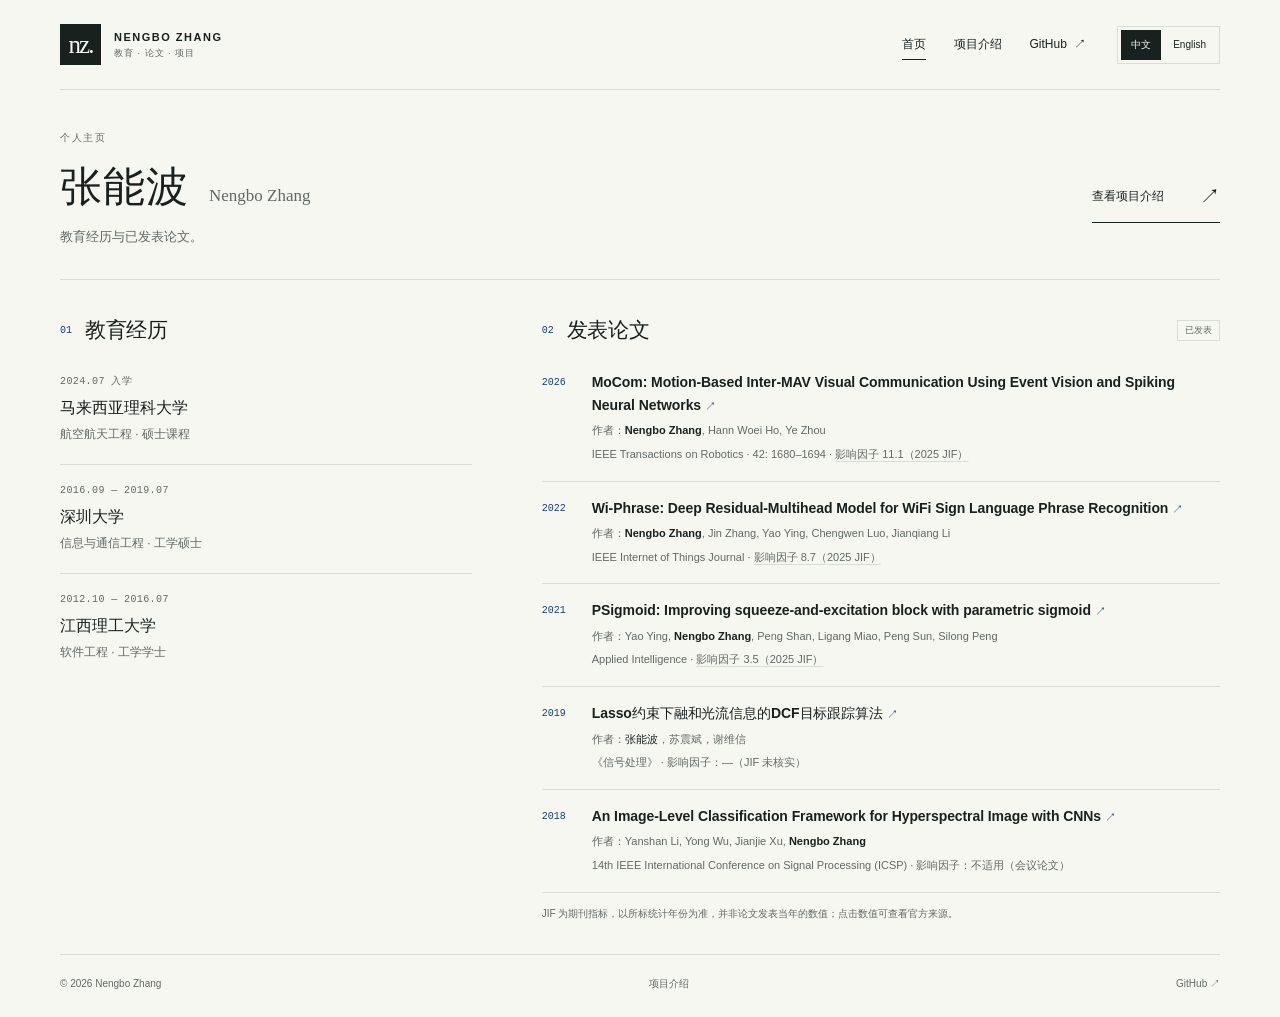
<file: index.html>
<!doctype html>
<html lang="zh-CN">
<head>
  <meta charset="utf-8">
  <meta name="viewport" content="width=device-width, initial-scale=1">
  <meta name="theme-color" content="#f7f7f2">
  <meta name="description" content="张能波的学术主页：教育经历、已发表论文与研究项目。">
  <link rel="canonical" href="https://zhangnengbo98.github.io/">
  <meta property="og:type" content="website">
  <meta property="og:url" content="https://zhangnengbo98.github.io/">
  <meta property="og:title" content="张能波 Nengbo Zhang — 学术主页">
  <meta property="og:description" content="教育经历、已发表论文与研究项目。">
  <meta property="og:locale" content="zh_CN">
  <title>张能波 Nengbo Zhang — 学术主页</title>
  <link rel="stylesheet" href="styles.css?v=20261002-authors-jif">
  <script src="script.js?v=20261002-authors-jif" defer></script>
</head>
<body data-page="home">
  <a class="skip-link" href="#main" data-i18n="skip">跳转到主要内容</a>
  <header class="site-header">
    <a class="brand" href="index.html" data-page-link aria-label="张能波，返回首页" data-i18n-aria="brandAria">
      <span class="brand-mark" aria-hidden="true">nz.</span>
      <span class="brand-name">NENGBO ZHANG<span data-i18n="brandSubtitle">教育 · 论文 · 项目</span></span>
    </a>
    <nav class="main-nav" aria-label="主要导航" data-i18n-aria="navigation">
      <a href="index.html" data-page-link aria-current="page" data-i18n="navHome">首页</a>
      <a href="projects.html" data-page-link data-i18n="navProjects">项目介绍</a>
      <a class="nav-github" href="https://github.com/zhangNengbo98" target="_blank" rel="noopener noreferrer">GitHub <span aria-hidden="true">↗</span></a>
    </nav>
    <div class="language-selector" role="group" aria-label="显示语言" data-i18n-aria="languageAria">
      <button type="button" data-language="zh" aria-pressed="true">中文</button>
      <button type="button" data-language="en" aria-pressed="false">English</button>
    </div>
  </header>

  <main id="main" class="home-main section-shell">
    <section class="profile-intro" id="top" aria-labelledby="profile-title">
      <div>
        <p class="eyebrow" data-i18n="homeEyebrow">个人主页</p>
        <div class="profile-name"><h1 id="profile-title" data-i18n="name">张能波</h1><span class="profile-name-alias" lang="en">Nengbo Zhang</span></div>
        <p class="profile-description" data-i18n="homeIntro">教育经历与已发表论文。</p>
      </div>
      <a class="profile-project-link" href="projects.html" data-page-link><span data-i18n="homeProjectLink">查看项目介绍</span><span aria-hidden="true">↗</span></a>
    </section>

    <div class="academic-layout">
      <section class="academic-section education-section" aria-labelledby="education-title">
        <div class="academic-heading"><span class="section-number" aria-hidden="true">01</span><h2 id="education-title" data-i18n="homeEducation">教育经历</h2></div>
        <ol class="education-list">
          <li><p class="education-date" data-i18n="educationUsmDate">2024.07 入学</p><h3 data-i18n="educationUsm">马来西亚理科大学</h3><p class="education-degree" data-i18n="educationUsmDegree">航空航天工程 · 硕士课程</p></li>
          <li><p class="education-date" data-i18n="educationShenzhenDate">2016.09 — 2019.07</p><h3 data-i18n="educationShenzhen">深圳大学</h3><p class="education-degree" data-i18n="educationShenzhenDegree">信息与通信工程 · 工学硕士</p></li>
          <li><p class="education-date" data-i18n="educationJiangxiDate">2012.10 — 2016.07</p><h3 data-i18n="educationJiangxi">江西理工大学</h3><p class="education-degree" data-i18n="educationJiangxiDegree">软件工程 · 工学学士</p></li>
        </ol>
      </section>

      <section class="academic-section publications-section" aria-labelledby="publications-title">
        <div class="academic-heading"><span class="section-number" aria-hidden="true">02</span><h2 id="publications-title" data-i18n="homePublications">发表论文</h2><span class="publication-label" data-i18n="pubLabel">已发表</span></div>
        <ol class="publication-list">
          <li><span class="publication-year">2026</span><div>
            <h3 lang="en"><a href="https://doi.org/10.1109/TRO.2026.3677077" target="_blank" rel="noopener noreferrer">MoCom: Motion-Based Inter-MAV Visual Communication Using Event Vision and Spiking Neural Networks <span class="paper-arrow" aria-hidden="true">↗</span></a></h3>
            <p class="publication-authors"><span data-i18n="pubAuthorsLabel">作者：</span><span lang="en"><strong>Nengbo Zhang</strong>, Hann Woei Ho, Ye Zhou</span></p>
            <p class="publication-venue"><span lang="en">IEEE Transactions on Robotics · 42: 1680–1694</span> · <a class="impact-link" href="https://open.ieee.org/wp-content/uploads/IEEE-Title-List-September-2026.pdf#page=3" target="_blank" rel="noopener noreferrer" data-i18n="pubTroImpact">影响因子 11.1（2025 JIF）</a></p>
          </div></li>
          <li><span class="publication-year">2022</span><div>
            <h3 lang="en"><a href="https://doi.org/10.1109/JIOT.2022.3164243" target="_blank" rel="noopener noreferrer">Wi-Phrase: Deep Residual-Multihead Model for WiFi Sign Language Phrase Recognition <span class="paper-arrow" aria-hidden="true">↗</span></a></h3>
            <p class="publication-authors"><span data-i18n="pubAuthorsLabel">作者：</span><span lang="en"><strong>Nengbo Zhang</strong>, Jin Zhang, Yao Ying, Chengwen Luo, Jianqiang Li</span></p>
            <p class="publication-venue"><span lang="en">IEEE Internet of Things Journal</span> · <a class="impact-link" href="https://open.ieee.org/wp-content/uploads/IEEE-Title-List-September-2026.pdf#page=1" target="_blank" rel="noopener noreferrer" data-i18n="pubIotImpact">影响因子 8.7（2025 JIF）</a></p>
          </div></li>
          <li><span class="publication-year">2021</span><div>
            <h3 lang="en"><a href="https://doi.org/10.1007/s10489-021-02247-z" target="_blank" rel="noopener noreferrer">PSigmoid: Improving squeeze-and-excitation block with parametric sigmoid <span class="paper-arrow" aria-hidden="true">↗</span></a></h3>
            <p class="publication-authors"><span data-i18n="pubAuthorsLabel">作者：</span><span lang="en">Yao Ying, <strong>Nengbo Zhang</strong>, Peng Shan, Ligang Miao, Peng Sun, Silong Peng</span></p>
            <p class="publication-venue"><span lang="en">Applied Intelligence</span> · <a class="impact-link" href="https://link.springer.com/journal/10489" target="_blank" rel="noopener noreferrer" data-i18n="pubAppliedImpact">影响因子 3.5（2025 JIF）</a></p>
          </div></li>
          <li><span class="publication-year">2019</span><div>
            <h3><a href="https://doi.org/10.16798/j.issn.1003-0530.2019.05.024" target="_blank" rel="noopener noreferrer"><span data-i18n="pubTrackingTitle">Lasso约束下融和光流信息的DCF目标跟踪算法</span> <span class="paper-arrow" aria-hidden="true">↗</span></a></h3>
            <p class="publication-authors"><span data-i18n="pubAuthorsLabel">作者：</span><strong data-i18n="pubTrackingAuthor">张能波</strong><span data-i18n="pubTrackingCoauthors">，苏震斌，谢维信</span></p>
            <p class="publication-venue"><span data-i18n="pubTrackingVenue">《信号处理》</span> · <span data-i18n="pubTrackingImpact">影响因子：—（JIF 未核实）</span></p>
          </div></li>
          <li><span class="publication-year">2018</span><div>
            <h3 lang="en"><a href="https://doi.org/10.1109/ICSP.2018.8652468" target="_blank" rel="noopener noreferrer">An Image-Level Classification Framework for Hyperspectral Image with CNNs <span class="paper-arrow" aria-hidden="true">↗</span></a></h3>
            <p class="publication-authors"><span data-i18n="pubAuthorsLabel">作者：</span><span lang="en">Yanshan Li, Yong Wu, Jianjie Xu, <strong>Nengbo Zhang</strong></span></p>
            <p class="publication-venue"><span lang="en">14th IEEE International Conference on Signal Processing (ICSP)</span> · <span data-i18n="pubConferenceImpact">影响因子：不适用（会议论文）</span></p>
          </div></li>
        </ol>
        <p class="publication-note" data-i18n="pubImpactNote">JIF 为期刊指标，以所标统计年份为准，并非论文发表当年的数值；点击数值可查看官方来源。</p>
      </section>
    </div>
  </main>

  <footer class="site-footer compact-footer section-shell">
    <div class="footer-bottom"><span>© <span id="copyright-year">2026</span> Nengbo Zhang</span><a href="projects.html" data-page-link data-i18n="navProjects">项目介绍</a><a href="https://github.com/zhangNengbo98" target="_blank" rel="noopener noreferrer">GitHub ↗</a></div>
  </footer>
</body>
</html>
</file>
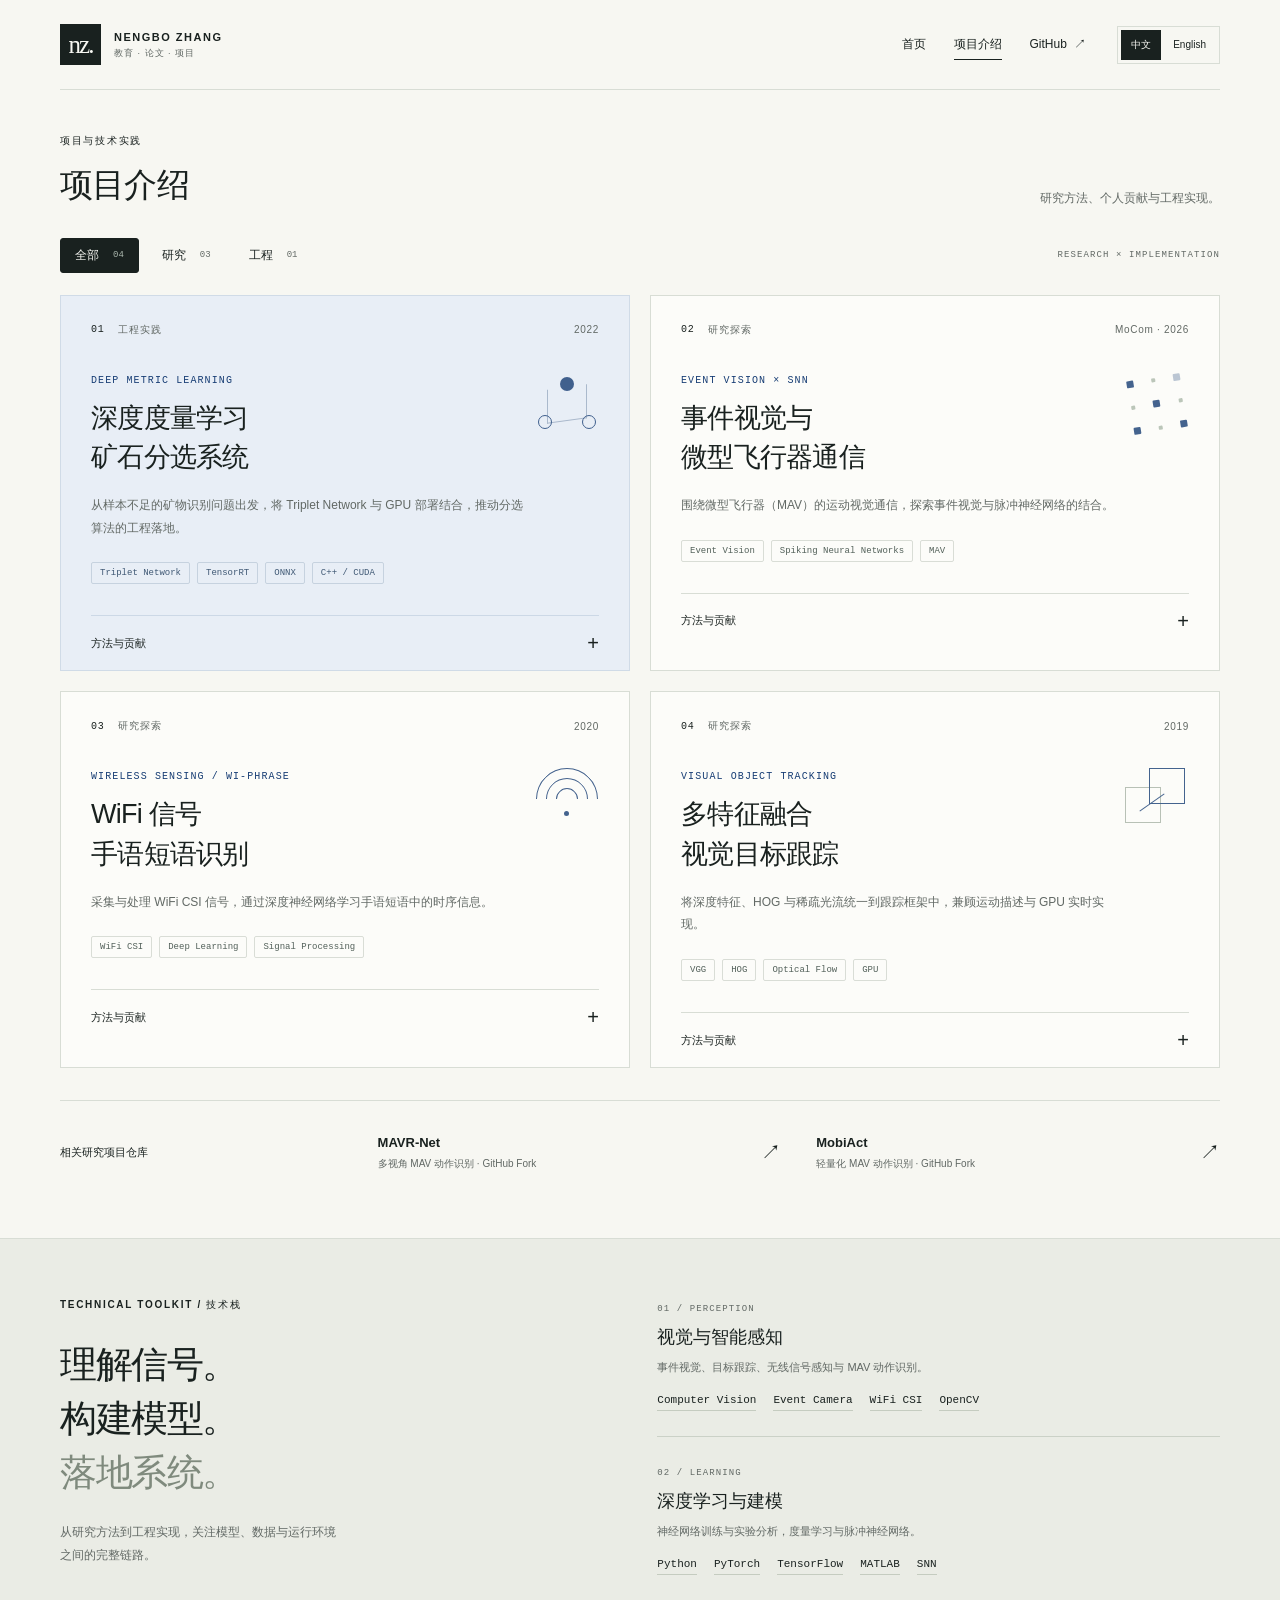
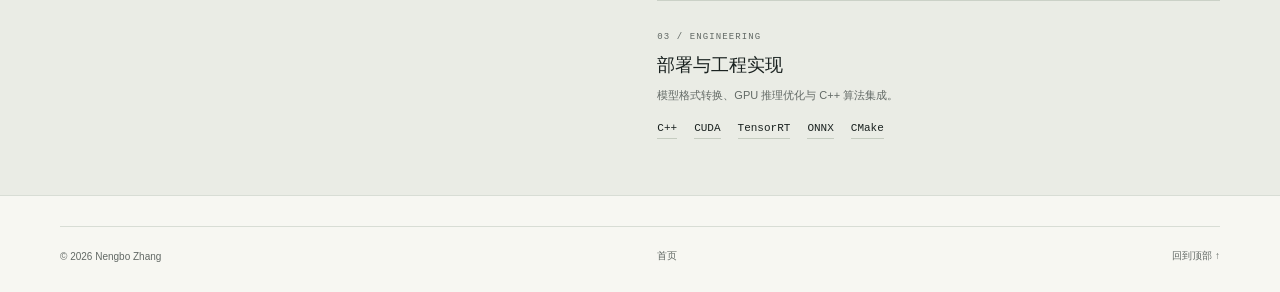
<file: projects.html>
<!doctype html>
<html lang="zh-CN">
<head>
  <meta charset="utf-8">
  <meta name="viewport" content="width=device-width, initial-scale=1">
  <meta name="theme-color" content="#f7f7f2">
  <meta name="description" content="张能波的项目介绍与技术实践：视觉跟踪、WiFi 感知、事件视觉、脉冲神经网络与 GPU 模型部署。">
  <link rel="canonical" href="https://zhangnengbo98.github.io/projects.html">
  <meta property="og:type" content="website">
  <meta property="og:url" content="https://zhangnengbo98.github.io/projects.html">
  <meta property="og:title" content="项目介绍 — 张能波 Nengbo Zhang">
  <meta property="og:description" content="研究项目、工程实践与技术栈。">
  <meta property="og:locale" content="zh_CN">
  <title>项目介绍 — 张能波 Nengbo Zhang</title>
  <link rel="stylesheet" href="styles.css?v=20261002-authors-jif">
  <script src="script.js?v=20261002-authors-jif" defer></script>
</head>
<body data-page="projects">
  <a class="skip-link" href="#main" data-i18n="skip">跳转到主要内容</a>
  <header class="site-header">
    <a class="brand" href="index.html" data-page-link aria-label="张能波，返回首页" data-i18n-aria="brandAria">
      <span class="brand-mark" aria-hidden="true">nz.</span>
      <span class="brand-name">NENGBO ZHANG<span data-i18n="brandSubtitle">教育 · 论文 · 项目</span></span>
    </a>
    <nav class="main-nav" aria-label="主要导航" data-i18n-aria="navigation">
      <a href="index.html" data-page-link data-i18n="navHome">首页</a>
      <a href="projects.html" data-page-link aria-current="page" data-i18n="navProjects">项目介绍</a>
      <a class="nav-github" href="https://github.com/zhangNengbo98" target="_blank" rel="noopener noreferrer">GitHub <span aria-hidden="true">↗</span></a>
    </nav>
    <div class="language-selector" role="group" aria-label="显示语言" data-i18n-aria="languageAria">
      <button type="button" data-language="zh" aria-pressed="true">中文</button>
      <button type="button" data-language="en" aria-pressed="false">English</button>
    </div>
  </header>

  <main id="main">
    <section class="projects section-shell" id="top" aria-labelledby="projects-title">
      <div class="section-heading">
        <div><p class="eyebrow" data-i18n="selectedWork">SELECTED WORK / 精选项目</p><h1 id="projects-title" data-i18n="projectsTitle">项目介绍</h1></div>
        <p class="section-intro" data-i18n="projectsIntro">聚焦算法方法、个人贡献与工程实践，呈现四个不同感知场景中的技术探索。</p>
      </div>
      <div class="project-toolbar">
        <div class="filters" role="group" aria-label="按项目类型筛选" data-i18n-aria="filterAria">
          <button type="button" class="filter active" data-filter="all" aria-pressed="true"><span data-i18n="filterAll">全部</span><small>04</small></button>
          <button type="button" class="filter" data-filter="research" aria-pressed="false"><span data-i18n="filterResearch">研究</span><small>03</small></button>
          <button type="button" class="filter" data-filter="engineering" aria-pressed="false"><span data-i18n="filterEngineering">工程</span><small>01</small></button>
        </div>
        <span class="toolbar-note" data-i18n="workNote">RESEARCH × IMPLEMENTATION</span>
      </div>
      <p class="visually-hidden" id="filter-status" role="status" aria-live="polite"></p>
      <h2 class="visually-hidden" data-i18n="selectedWork">项目与技术实践</h2>
      <div class="project-grid">
        <article class="project-card project-featured" data-category="engineering">
          <div class="project-meta"><span><span class="project-number">01</span><span data-i18n="engineeringLabel">工程实践</span></span><time>2022</time></div>
          <div class="project-symbol metric-symbol" aria-hidden="true"><i></i><i></i><i></i><span></span></div>
          <p class="project-kicker">DEEP METRIC LEARNING</p>
          <h3 data-i18n="oreTitle">深度度量学习<br>矿石分选系统</h3>
          <p class="project-description" data-i18n="oreDescription">从样本不足的矿物识别问题出发，将 Triplet Network 与 GPU 部署结合，推动分选算法的工程落地。</p>
          <ul class="tags" aria-label="项目技术" data-i18n-aria="projectTags"><li>Triplet Network</li><li>TensorRT</li><li>ONNX</li><li>C++ / CUDA</li></ul>
          <details class="project-details"><summary><span data-i18n="methodContribution">方法与贡献</span><span class="detail-plus" aria-hidden="true">+</span></summary><div class="detail-content"><p data-i18n="oreDetail1">负责分选框架搭建与更新，针对业务需求选择合适的深度学习方法。</p><p data-i18n="oreDetail2">使用 Triplet Network 应对特殊矿物样本不足；进行 PyTorch 模型格式转换、TensorRT 部署及 NVIDIA 硬件优化。</p><p data-i18n="oreDetail3">替换原有 Caffe 模型，维护 GPU 服务器，并持续迭代分选模块。</p></div></details>
        </article>
        <article class="project-card" data-category="research">
          <div class="project-meta"><span><span class="project-number">02</span><span data-i18n="researchLabel">研究探索</span></span><span>MoCom · 2026</span></div>
          <div class="project-symbol event-symbol" aria-hidden="true"><i></i><i></i><i></i><i></i><i></i><i></i><i></i><i></i><i></i></div>
          <p class="project-kicker">EVENT VISION × SNN</p>
          <h3 data-i18n="mocomTitle">事件视觉与<br>微型飞行器通信</h3>
          <p class="project-description" data-i18n="mocomDescription">围绕微型飞行器（MAV）的运动视觉通信，探索事件视觉与脉冲神经网络的结合。</p>
          <ul class="tags" aria-label="项目技术" data-i18n-aria="projectTags"><li>Event Vision</li><li>Spiking Neural Networks</li><li>MAV</li></ul>
          <details class="project-details"><summary><span data-i18n="methodContribution">方法与贡献</span><span class="detail-plus" aria-hidden="true">+</span></summary><div class="detail-content"><p data-i18n="mocomDetail1">MoCom 的研究主题为基于运动的微型飞行器间视觉通信。</p><p data-i18n="mocomDetail2">技术路径结合事件视觉与脉冲神经网络，关联研究兴趣包括 MAV 动作识别与事件视觉目标跟踪。</p><p><a href="https://doi.org/10.1109/TRO.2026.3677077" target="_blank" rel="noopener noreferrer"><span data-i18n="mocomPublication">论文发表于 IEEE Transactions on Robotics（2026），42: 1680–1694</span> <span aria-hidden="true">↗</span></a></p></div></details>
        </article>
        <article class="project-card" data-category="research">
          <div class="project-meta"><span><span class="project-number">03</span><span data-i18n="researchLabel">研究探索</span></span><time>2020</time></div>
          <div class="project-symbol wifi-symbol" aria-hidden="true"><i></i><i></i><i></i><span></span></div>
          <p class="project-kicker">WIRELESS SENSING / WI-PHRASE</p>
          <h3 data-i18n="wifiTitle">WiFi 信号<br>手语短语识别</h3>
          <p class="project-description" data-i18n="wifiDescription">采集与处理 WiFi CSI 信号，通过深度神经网络学习手语短语中的时序信息。</p>
          <ul class="tags" aria-label="项目技术" data-i18n-aria="projectTags"><li>WiFi CSI</li><li>Deep Learning</li><li>Signal Processing</li></ul>
          <details class="project-details"><summary><span data-i18n="methodContribution">方法与贡献</span><span class="detail-plus" aria-hidden="true">+</span></summary><div class="detail-content"><p data-i18n="wifiDetail1">参与 CSI 数据采集与预处理、神经网络训练调优、实验分析及论文写作。</p><p data-i18n="wifiDetail2">相关成果 Wi-Phrase: Deep Residual-Multihead Model for WiFi Sign Language Phrase Recognition 发表于 IEEE Internet of Things Journal（2022）。</p></div></details>
        </article>
        <article class="project-card" data-category="research">
          <div class="project-meta"><span><span class="project-number">04</span><span data-i18n="researchLabel">研究探索</span></span><time>2019</time></div>
          <div class="project-symbol tracking-symbol" aria-hidden="true"><i></i><i></i><span></span></div>
          <p class="project-kicker">VISUAL OBJECT TRACKING</p>
          <h3 data-i18n="trackingTitle">多特征融合<br>视觉目标跟踪</h3>
          <p class="project-description" data-i18n="trackingDescription">将深度特征、HOG 与稀疏光流统一到跟踪框架中，兼顾运动描述与 GPU 实时实现。</p>
          <ul class="tags" aria-label="项目技术" data-i18n-aria="projectTags"><li>VGG</li><li>HOG</li><li>Optical Flow</li><li>GPU</li></ul>
          <details class="project-details"><summary><span data-i18n="methodContribution">方法与贡献</span><span class="detail-plus" aria-hidden="true">+</span></summary><div class="detail-content"><p data-i18n="trackingDetail1">引入稀疏光流作为目标特征描述，融合 VGG 网络特征、HOG 特征与运动信息。</p><p data-i18n="trackingDetail2">优化特征组合与 GPU 跟踪实现；相关研究发表于《信号处理》（2019）。</p></div></details>
        </article>
      </div>
      <div class="code-links">
        <p data-i18n="relatedCode">相关研究项目仓库</p>
        <a href="https://github.com/zhangNengbo98/MAVR-Net" target="_blank" rel="noopener noreferrer"><span><strong>MAVR-Net</strong><small data-i18n="mavrNote">多视角 MAV 动作识别 · GitHub Fork</small></span><span aria-hidden="true">↗</span></a>
        <a href="https://github.com/zhangNengbo98/MobiAct" target="_blank" rel="noopener noreferrer"><span><strong>MobiAct</strong><small data-i18n="mobiactNote">轻量化 MAV 动作识别 · GitHub Fork</small></span><span aria-hidden="true">↗</span></a>
      </div>
    </section>

    <section class="technology" id="technology" aria-labelledby="technology-title">
      <div class="section-shell technology-inner">
        <div class="technology-heading"><p class="eyebrow" data-i18n="toolkitLabel">TECHNICAL TOOLKIT / 技术栈</p><h2 id="technology-title"><span data-i18n="techLine1">理解信号。</span><span data-i18n="techLine2">构建模型。</span><span class="muted-title" data-i18n="techLine3">落地系统。</span></h2><p data-i18n="techIntro">从研究方法到工程实现，关注模型、数据与运行环境之间的完整链路。</p></div>
        <div class="skill-rows">
          <div class="skill-row"><span class="skill-index">01 / PERCEPTION</span><h3 data-i18n="skillPerception">视觉与智能感知</h3><p data-i18n="perceptionDescription">事件视觉、目标跟踪、无线信号感知与 MAV 动作识别。</p><ul class="skill-tags"><li>Computer Vision</li><li>Event Camera</li><li>WiFi CSI</li><li>OpenCV</li></ul></div>
          <div class="skill-row"><span class="skill-index">02 / LEARNING</span><h3 data-i18n="skillLearning">深度学习与建模</h3><p data-i18n="learningDescription">神经网络训练与实验分析，度量学习与脉冲神经网络。</p><ul class="skill-tags"><li>Python</li><li>PyTorch</li><li>TensorFlow</li><li>MATLAB</li><li>SNN</li></ul></div>
          <div class="skill-row"><span class="skill-index">03 / ENGINEERING</span><h3 data-i18n="skillEngineering">部署与工程实现</h3><p data-i18n="engineeringDescription">模型格式转换、GPU 推理优化与 C++ 算法集成。</p><ul class="skill-tags"><li>C++</li><li>CUDA</li><li>TensorRT</li><li>ONNX</li><li>CMake</li></ul></div>
        </div>
      </div>
    </section>
  </main>

  <footer class="site-footer compact-footer section-shell">
    <div class="footer-bottom"><span>© <span id="copyright-year">2026</span> Nengbo Zhang</span><a href="index.html" data-page-link data-i18n="navHome">首页</a><a href="#top" data-i18n="backToTop">回到顶部 ↑</a></div>
  </footer>
</body>
</html>
</file>
<file: styles.css>
:root{--paper:#f7f7f2;--white:#fff;--ink:#19211f;--muted:#626965;--line:#d8ddd5;--accent:#173d74;--light-blue:#e8eef6;--radius:3px;--page-width:1160px;font-family:"Segoe UI","Microsoft YaHei","PingFang SC",Arial,sans-serif;color:var(--ink);background:var(--paper);font-synthesis:none}
*{box-sizing:border-box}
html{scroll-behavior:smooth;scroll-padding-top:30px}
body{margin:0}
a{color:inherit;text-decoration:none}
button{font:inherit;color:inherit;cursor:pointer}
button,a,summary{-webkit-tap-highlight-color:transparent}
button:focus-visible,a:focus-visible,summary:focus-visible{outline:3px solid #386dc0;outline-offset:5px}
h1,h2,h3,p{margin:0}
ul,ol{padding:0;margin:0;list-style:none}
[hidden]{display:none!important}
::selection{background:#d3e1f4}
.section-shell{width:min(var(--page-width),calc(100% - 96px));margin-inline:auto}
.eyebrow{font-size:10px;line-height:1.6;font-weight:650;letter-spacing:1.7px}
.visually-hidden{position:absolute;width:1px;height:1px;padding:0;overflow:hidden;clip:rect(0,0,0,0);white-space:nowrap;border:0}
.skip-link{position:fixed;top:-100px;left:20px;padding:15px;background:var(--accent);color:white;z-index:100}
.skip-link:focus{top:20px}
.site-header{min-height:90px;width:min(var(--page-width),calc(100% - 96px));margin:auto;display:flex;align-items:center;gap:31px;border-bottom:1px solid var(--line)}
.brand{display:flex;align-items:center;gap:13px;margin-right:auto}
.brand-mark{display:grid;place-items:center;width:41px;height:41px;background:var(--ink);color:var(--paper);font-size:25px;letter-spacing:-2px;font-family:Georgia,serif}
.brand-name{font-size:11px;font-weight:700;letter-spacing:1.5px;line-height:1.7}
.brand-name>span{display:block;font-size:9px;font-weight:400;letter-spacing:1px;color:var(--muted)}
.main-nav{display:flex;align-items:center;gap:28px;font-size:12px}
.main-nav>a{padding:10px 0;position:relative;white-space:nowrap}
.main-nav>a:after{content:"";position:absolute;bottom:3px;left:0;right:0;height:1px;background:var(--ink);transform:scaleX(0);transform-origin:left;transition:transform .2s}
.main-nav>a:hover:after,.main-nav>a[aria-current="page"]:after{transform:scaleX(1)}
.main-nav>a[aria-current="page"]{font-weight:650}
.nav-github>span{margin-left:4px}
.language-selector{display:flex;gap:2px;border:1px solid var(--line);padding:3px;flex-shrink:0}
.language-selector button{border:0;background:transparent;padding:7px 10px;font-size:10px;line-height:1.2;min-height:30px}
.language-selector button[aria-pressed="true"]{background:var(--ink);color:var(--paper)}
.language-selector button[aria-pressed="false"]:hover{background:#e7eae3}
.profile-intro{display:flex;align-items:center;justify-content:space-between;gap:25px;padding:40px 0 31px;border-bottom:1px solid var(--line)}
.profile-intro .eyebrow{color:var(--muted)}
.profile-name{display:flex;align-items:baseline;gap:20px;margin-top:13px}
.profile-name h1{font-size:42px;font-weight:500;line-height:1.35;letter-spacing:1px}
.profile-name-alias{font-size:17px;color:var(--muted);font-family:Georgia,"Times New Roman",serif}
.profile-description{font-size:13px;color:var(--muted);line-height:1.75;margin-top:10px}
.profile-project-link{display:flex;align-items:center;gap:36px;font-size:12px;border-bottom:1px solid var(--ink);padding:12px 0;margin-top:16px}
.profile-project-link>span:last-child{font-size:20px}
.profile-project-link:hover{color:var(--accent);border-color:var(--accent)}
.academic-layout{display:grid;grid-template-columns:.85fr 1.4fr;gap:70px;padding:33px 0 31px}
.academic-heading{display:flex;gap:13px;align-items:center;min-height:34px;margin-bottom:9px}
.section-number{color:var(--accent);font:10px Consolas,monospace}
.academic-heading h2{font-size:21px;font-weight:550;letter-spacing:-.3px;line-height:1.45}
.publication-label{font-size:9px;color:var(--muted);border:1px solid var(--line);padding:3px 7px;margin-left:auto;white-space:nowrap}
.education-list>li{padding:18px 0 19px;border-bottom:1px solid var(--line)}
.education-list>li:last-child{border-bottom:0}
.education-date{font:10px Consolas,"Microsoft YaHei",monospace;color:var(--muted);letter-spacing:.4px;line-height:1.6}
.education-list h3{font-size:16px;font-weight:600;line-height:1.55;margin-top:6px}
.education-degree{font-size:12px;color:var(--muted);line-height:1.75;margin-top:3px}
.publication-list>li{display:grid;grid-template-columns:35px 1fr;gap:15px;padding:15px 0 17px;border-bottom:1px solid var(--line)}
.publication-list>li:last-child{border-bottom:0}
.publication-year{font:10px Consolas,monospace;color:var(--accent);padding-top:4px;line-height:1.55}
.publication-list h3{font-size:14px;font-weight:550;line-height:1.6;letter-spacing:-.08px;overflow-wrap:anywhere}
.publication-list h3 a:hover{text-decoration:underline;text-underline-offset:3px;color:var(--accent)}
.paper-arrow{font-size:11px;color:var(--accent);white-space:nowrap}
.publication-venue{font-size:11px;color:var(--muted);line-height:1.7;margin-top:5px}
.publication-authors{font-size:11px;color:var(--muted);line-height:1.7;margin-top:5px;overflow-wrap:anywhere}
.publication-authors strong{font-weight:650;color:var(--ink)}
.impact-link{text-decoration:underline;text-decoration-color:var(--line);text-underline-offset:3px}
.impact-link:hover{color:var(--accent);text-decoration-color:currentColor}
.publication-note{font-size:10px;color:var(--muted);line-height:1.8;padding-top:12px;border-top:1px solid var(--line)}
.projects{padding-top:43px;padding-bottom:58px}
.section-heading{display:flex;align-items:end;justify-content:space-between;gap:40px}
.section-heading h1{font-size:33px;font-weight:500;letter-spacing:-.8px;line-height:1.5;margin-top:11px}
.section-intro{max-width:355px;color:var(--muted);font-size:12px;line-height:1.9}
.project-toolbar{display:flex;justify-content:space-between;align-items:center;margin-top:28px;margin-bottom:22px}
.filters{display:flex;gap:8px}
.filter{border:1px solid transparent;background:transparent;padding:8px 14px;display:flex;gap:14px;align-items:center;font-size:12px;border-radius:var(--radius)}
.filter small{font:9px Consolas,monospace;color:var(--muted)}
.filter.active{border-color:var(--ink);background:var(--ink);color:var(--paper)}
.filter.active small{color:#a9b6ac}
.filter:not(.active):hover{border-color:var(--line)}
.toolbar-note{font:9px Consolas,monospace;letter-spacing:1.1px;color:var(--muted)}
.project-grid{display:grid;grid-template-columns:1fr 1fr;gap:20px}
.project-card{border:1px solid var(--line);background:#fcfcf9;padding:27px 30px 0;position:relative;overflow:hidden}
.project-featured{background:var(--light-blue);border-color:#d0dbe7}
.project-meta{display:flex;justify-content:space-between;align-items:center;color:var(--muted);font-size:10px;letter-spacing:.7px}
.project-meta>span:first-child{display:flex;gap:14px;align-items:center}
.project-number{font:10px Consolas,monospace;color:var(--ink)}
.project-kicker{font:10px Consolas,monospace;letter-spacing:1.1px;margin-top:35px;color:var(--accent);padding-right:70px;line-height:1.7}
.project-card h3{font-size:27px;line-height:1.45;font-weight:500;letter-spacing:-.75px;margin-top:10px;max-width:calc(100% - 58px)}
.project-description{font-size:12px;line-height:1.9;max-width:440px;color:var(--muted);margin-top:17px}
.tags{display:flex;flex-wrap:wrap;gap:7px;margin-top:23px;min-height:35px;align-content:start}
.tags li{font:9px Consolas,monospace;border:1px solid #d9ddd6;padding:5px 8px;color:#526059;border-radius:2px}
.project-featured .tags li{border-color:#c6d2df;color:#3f5874}
.project-details{margin-top:18px;border-top:1px solid var(--line)}
.project-featured .project-details{border-color:#ccd8e6}
.project-details summary{list-style:none;display:flex;justify-content:space-between;align-items:center;padding:17px 0;font-size:11px;font-weight:500;cursor:pointer}
.project-details summary::-webkit-details-marker{display:none}
.detail-plus{font-size:20px;line-height:1;font-weight:300;transition:transform .2s}
.project-details[open] .detail-plus{transform:rotate(45deg)}
.detail-content{padding-bottom:23px;max-width:460px}
.detail-content p{font-size:12px;line-height:1.9;color:var(--muted)}
.detail-content p+p{margin-top:10px}
.project-symbol{position:absolute;right:30px;top:76px;width:64px;height:64px;opacity:.8}
.metric-symbol i{position:absolute;width:14px;height:14px;background:var(--accent);border-radius:50%;top:5px;left:25px}
.metric-symbol i:nth-child(2){left:3px;top:43px;background:transparent;border:1px solid var(--accent)}
.metric-symbol i:nth-child(3){left:47px;top:43px;background:transparent;border:1px solid var(--accent)}
.metric-symbol span{position:absolute;width:40px;height:34px;left:12px;top:15px;border-left:1px solid #9bacc2;border-right:1px solid #9bacc2;border-bottom:1px solid #9bacc2;transform:skewY(-8deg);z-index:-1}
.event-symbol{display:grid;grid-template-columns:repeat(3,1fr);gap:7px;transform:rotate(-9deg)}
.event-symbol i{background:var(--accent);width:7px;height:7px;border-radius:1px;align-self:center;justify-self:center}
.event-symbol i:nth-child(2n){background:#acb9aa;width:4px;height:4px}
.event-symbol i:nth-child(3){opacity:.35}
.wifi-symbol i{position:absolute;border:1px solid var(--accent);border-left-color:transparent;border-bottom-color:transparent;border-radius:50%;width:62px;height:62px;transform:rotate(-45deg);left:1px;top:0}
.wifi-symbol i:nth-child(2){width:42px;height:42px;left:11px;top:10px}
.wifi-symbol i:nth-child(3){width:22px;height:22px;left:21px;top:20px}
.wifi-symbol span{width:5px;height:5px;background:var(--accent);position:absolute;left:29px;top:43px;border-radius:50%}
.tracking-symbol i{position:absolute;width:36px;height:36px;border:1px solid #a8b3a6;left:0;top:19px}
.tracking-symbol i:nth-child(2){border-color:var(--accent);left:24px;top:0}
.tracking-symbol span{position:absolute;width:30px;height:1px;background:var(--accent);left:12px;top:34px;transform:rotate(-35deg)}
.code-links{display:grid;grid-template-columns:.7fr 1fr 1fr;gap:35px;align-items:center;margin-top:32px;border-top:1px solid var(--line);padding-top:24px}
.code-links>p{font-size:11px;font-weight:600}
.code-links>a{display:flex;align-items:center;justify-content:space-between;padding:8px 0}
.code-links strong{font-size:13px;font-weight:550}
.code-links small{display:block;font-size:10px;line-height:1.6;color:var(--muted);margin-top:5px}
.code-links>a:hover strong{text-decoration:underline;text-underline-offset:4px}
.code-links>a>span:last-child{font-size:20px}
.technology{background:#eaece5;border-top:1px solid var(--line);border-bottom:1px solid var(--line)}
.technology-inner{display:grid;grid-template-columns:1fr 1.12fr;gap:95px;padding-top:58px;padding-bottom:56px}
.technology-heading h2{font-size:37px;line-height:1.45;font-weight:500;letter-spacing:-1.4px;margin-top:25px}
.technology-heading h2 span{display:block}
.muted-title{color:#7f8a7d}
.technology-heading>p:last-child{margin-top:22px;font-size:12px;line-height:1.9;color:var(--muted);max-width:280px}
.skill-row{padding:0 0 25px}
.skill-row+.skill-row{padding-top:24px;border-top:1px solid #cbd1c7}
.skill-row:last-child{padding-bottom:0}
.skill-index{font:9px Consolas,monospace;letter-spacing:1.1px;color:var(--muted)}
.skill-row h3{font-size:18px;font-weight:500;line-height:1.4;margin-top:10px}
.skill-row p{font-size:11px;color:var(--muted);line-height:1.8;margin-top:8px}
.skill-tags{display:flex;flex-wrap:wrap;gap:9px 17px;font:11px Consolas,monospace;margin-top:16px}
.skill-tags li{border-bottom:1px solid #c5ccc0;padding-bottom:4px}
.site-footer{padding-top:30px}
.footer-bottom{display:flex;justify-content:space-between;align-items:center;gap:20px;border-top:1px solid var(--line);padding:22px 0 26px;font-size:10px;color:var(--muted)}
.footer-bottom>a:hover{color:var(--ink)}
body[data-page="home"] .site-footer{padding-top:0}
html[lang="en"] .profile-name h1{letter-spacing:-1px;font-size:41px}
html[lang="en"] .profile-name-alias{display:none}
html[lang="en"] .project-card h3{font-size:26px;line-height:1.34}
html[lang="en"] .academic-layout{grid-template-columns:.9fr 1.4fr;gap:55px}
html[lang="en"] .education-list h3{font-size:15px}
@media(max-width:1050px){.section-shell,.site-header{width:calc(100% - 64px)}.site-header{gap:23px}.main-nav{gap:20px}.brand-name{font-size:10px;letter-spacing:1px}.brand-name>span{font-size:8px}.academic-layout{grid-template-columns:.9fr 1.4fr;gap:40px}.education-list h3{font-size:15px}.publication-list h3{font-size:13px}.technology-inner{gap:55px}.project-card{padding-inline:24px}.project-symbol{right:23px}.project-card h3{font-size:25px}.code-links{gap:25px}html[lang="en"] .academic-layout{gap:35px}html[lang="en"] .project-card h3{font-size:24px}}
@media(max-width:800px){.site-header{gap:16px;min-height:82px}.brand-name{display:none}.main-nav{gap:21px}.language-selector button{padding:7px 9px}.academic-layout,html[lang="en"] .academic-layout{grid-template-columns:1fr;gap:25px}.profile-intro{padding-top:32px}.academic-layout{padding-top:26px}.education-list>li{display:grid;grid-template-columns:145px 1fr;gap:0 20px;padding:17px 0}.education-date{grid-row:1/3;padding-top:3px}.education-list h3{margin:0;font-size:16px}.education-degree{margin-top:2px}.publication-list h3{font-size:14px}.section-heading{display:block}.section-heading h1{font-size:30px}.section-intro{max-width:500px;margin-top:12px}.project-toolbar{margin-top:25px}.toolbar-note{font-size:8px}.project-grid{gap:15px}.project-card{padding:23px 21px 0}.project-symbol{right:22px;top:77px;transform:scale(.8);transform-origin:top right}.event-symbol{transform:rotate(-9deg) scale(.8)}.project-card h3{font-size:23px;max-width:calc(100% - 25px)}.project-kicker{font-size:8px;letter-spacing:.7px;max-width:calc(100% - 35px);padding-right:0}.project-description{font-size:11px}.tags{gap:5px}.tags li{font-size:8px;padding:4px 5px}.project-meta{font-size:9px}.code-links{grid-template-columns:1fr 1fr;gap:10px 25px}.code-links>p{grid-column:1/-1;margin-bottom:8px}.technology-inner{grid-template-columns:.9fr 1.1fr;gap:40px;padding-block:45px}.technology-heading h2{font-size:31px}.skill-row h3{font-size:16px}.skill-tags{font-size:10px;gap:8px 12px}html[lang="en"] .project-card h3{font-size:22px}}
@media(max-width:560px){.section-shell,.site-header{width:calc(100% - 40px)}.site-header{display:grid;grid-template-columns:1fr auto;gap:12px 15px;padding:15px 0 10px}.brand{gap:10px}.brand-mark{width:33px;height:33px;font-size:22px}.brand-name{display:block;font-size:9px;letter-spacing:1px}.brand-name>span{font-size:8px;letter-spacing:.2px}.main-nav{grid-column:1/-1;grid-row:2;justify-content:flex-start;gap:25px;font-size:11px}.main-nav .nav-github{margin-left:auto}.main-nav>a{padding:6px 0}.language-selector{grid-column:2;grid-row:1}.language-selector button{padding:6px 8px;min-height:29px;font-size:9px}.profile-intro{display:block;padding:28px 0 26px}.profile-name{margin-top:10px;gap:14px}.profile-name h1{font-size:33px}.profile-name-alias{font-size:14px}.profile-description{font-size:12px;margin-top:7px}.profile-project-link{display:inline-flex;gap:25px;font-size:11px;margin-top:10px;padding:7px 0}.profile-project-link>span:last-child{font-size:17px}.academic-layout{gap:20px;padding-block:24px}.academic-heading{gap:10px;margin-bottom:5px}.academic-heading h2{font-size:20px}.education-list>li{display:block;padding:15px 0}.education-list h3{margin-top:5px;font-size:15px}.education-date{font-size:9px;padding-top:0}.education-degree{font-size:11px}.publication-list>li{grid-template-columns:29px 1fr;gap:12px;padding:15px 0}.publication-year{font-size:9px}.publication-list h3{font-size:13px;line-height:1.65}.publication-venue{font-size:10px}.publication-label{font-size:8px}.projects{padding-top:29px;padding-bottom:35px}.section-heading h1{font-size:28px;margin-top:10px}.eyebrow{font-size:9px}.section-intro{font-size:11px;line-height:1.85;margin-top:11px}.toolbar-note{display:none}.project-toolbar{margin-top:22px;margin-bottom:18px}.filter{font-size:11px;gap:12px;padding:7px 11px}.project-grid{grid-template-columns:1fr;gap:16px}.project-card{padding:24px 24px 0}.project-symbol{top:72px;right:29px;transform:scale(.9)}.event-symbol{transform:rotate(-9deg) scale(.9)}.project-card h3{font-size:27px;max-width:calc(100% - 45px)}.project-kicker{font-size:9px;margin-top:30px;max-width:calc(100% - 60px)}.project-description{font-size:12px}.project-meta{font-size:10px}.tags{margin-top:19px;gap:6px}.tags li{font-size:9px;padding:5px 7px}.project-details{margin-top:12px}.code-links{grid-template-columns:1fr;padding-top:22px;gap:8px;margin-top:26px}.code-links>p{margin-bottom:8px}.code-links>a{padding:11px 0}.code-links>a+a{border-top:1px solid var(--line)}.technology-inner{grid-template-columns:1fr;gap:30px;padding-block:35px}.technology-heading h2{font-size:32px;line-height:1.34;margin-top:18px}.technology-heading>p:last-child{max-width:340px;margin-top:18px}.skill-row h3{font-size:18px}.skill-row p{font-size:12px}.skill-tags{font-size:11px}.site-footer{padding-top:22px}.footer-bottom{font-size:9px;gap:10px;padding:18px 0 22px}html[lang="en"] .profile-name h1{font-size:34px}html[lang="en"] .project-card h3{font-size:26px}html[lang="en"] .education-list h3{font-size:15px}}
@media(max-width:360px){.brand-name{display:none}.main-nav{gap:18px}.profile-name{flex-wrap:wrap;gap:0 15px}.project-card{padding-inline:20px}.project-kicker{font-size:8px}.project-card h3{font-size:25px}}
@media(prefers-reduced-motion:reduce){html{scroll-behavior:auto}*{transition:none!important;animation:none!important}}
@media print{.language-selector,.filters,.project-symbol,.main-nav,.profile-project-link,.skip-link{display:none}.section-shell,.site-header{width:100%}.site-header{min-height:60px}.profile-intro{padding-top:20px}.academic-layout{gap:35px}.project-card{break-inside:avoid}.projects{padding-block:25px}.technology-inner{padding-block:25px}.project-details[open] .detail-content{display:block}.site-footer{padding-top:20px}a{color:inherit}}
</file>
